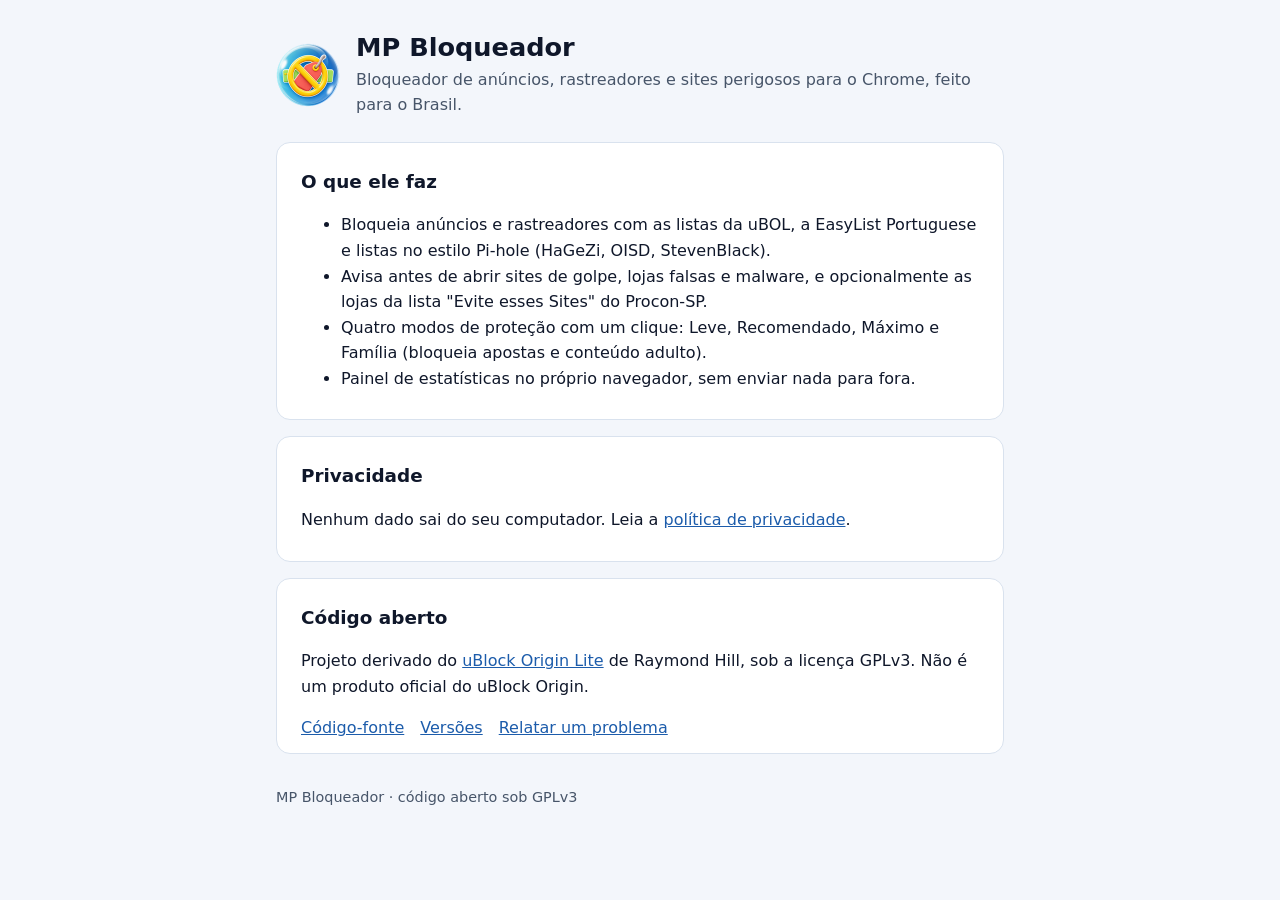
<file: index.html>
<!DOCTYPE html>
<html lang="pt-BR">
<head>
<meta charset="utf-8">
<meta name="viewport" content="width=device-width, initial-scale=1">
<title>MP Bloqueador</title>
<meta name="description" content="Bloqueador de anúncios, rastreadores e sites perigosos para o Chrome, feito para o Brasil. Código aberto (GPLv3).">
<link rel="icon" href="icon_128.png">
<link rel="stylesheet" href="style.css">
</head>
<body>
<main>
    <header class="brand">
        <img src="icon_128.png" alt="">
        <div>
            <h1>MP Bloqueador</h1>
            <p>Bloqueador de anúncios, rastreadores e sites perigosos para o Chrome, feito para o Brasil.</p>
        </div>
    </header>

    <section>
        <h2>O que ele faz</h2>
        <ul>
            <li>Bloqueia anúncios e rastreadores com as listas da uBOL, a EasyList Portuguese e listas no estilo Pi-hole (HaGeZi, OISD, StevenBlack).</li>
            <li>Avisa antes de abrir sites de golpe, lojas falsas e malware, e opcionalmente as lojas da lista "Evite esses Sites" do Procon-SP.</li>
            <li>Quatro modos de proteção com um clique: Leve, Recomendado, Máximo e Família (bloqueia apostas e conteúdo adulto).</li>
            <li>Painel de estatísticas no próprio navegador, sem enviar nada para fora.</li>
        </ul>
    </section>

    <section>
        <h2>Privacidade</h2>
        <p>Nenhum dado sai do seu computador. Leia a <a href="privacidade.html">política de privacidade</a>.</p>
    </section>

    <section>
        <h2>Código aberto</h2>
        <p>Projeto derivado do <a href="https://github.com/uBlockOrigin/uBOL-home">uBlock Origin Lite</a> de Raymond Hill, sob a licença GPLv3. Não é um produto oficial do uBlock Origin.</p>
        <nav class="links">
            <a href="https://github.com/vagenralexx/melhorpreco-bloqueador">Código-fonte</a>
            <a href="https://github.com/vagenralexx/melhorpreco-bloqueador/releases">Versões</a>
            <a href="https://github.com/vagenralexx/melhorpreco-bloqueador/issues">Relatar um problema</a>
        </nav>
    </section>

    <footer>MP Bloqueador · código aberto sob GPLv3</footer>
</main>
</body>
</html>
</file>
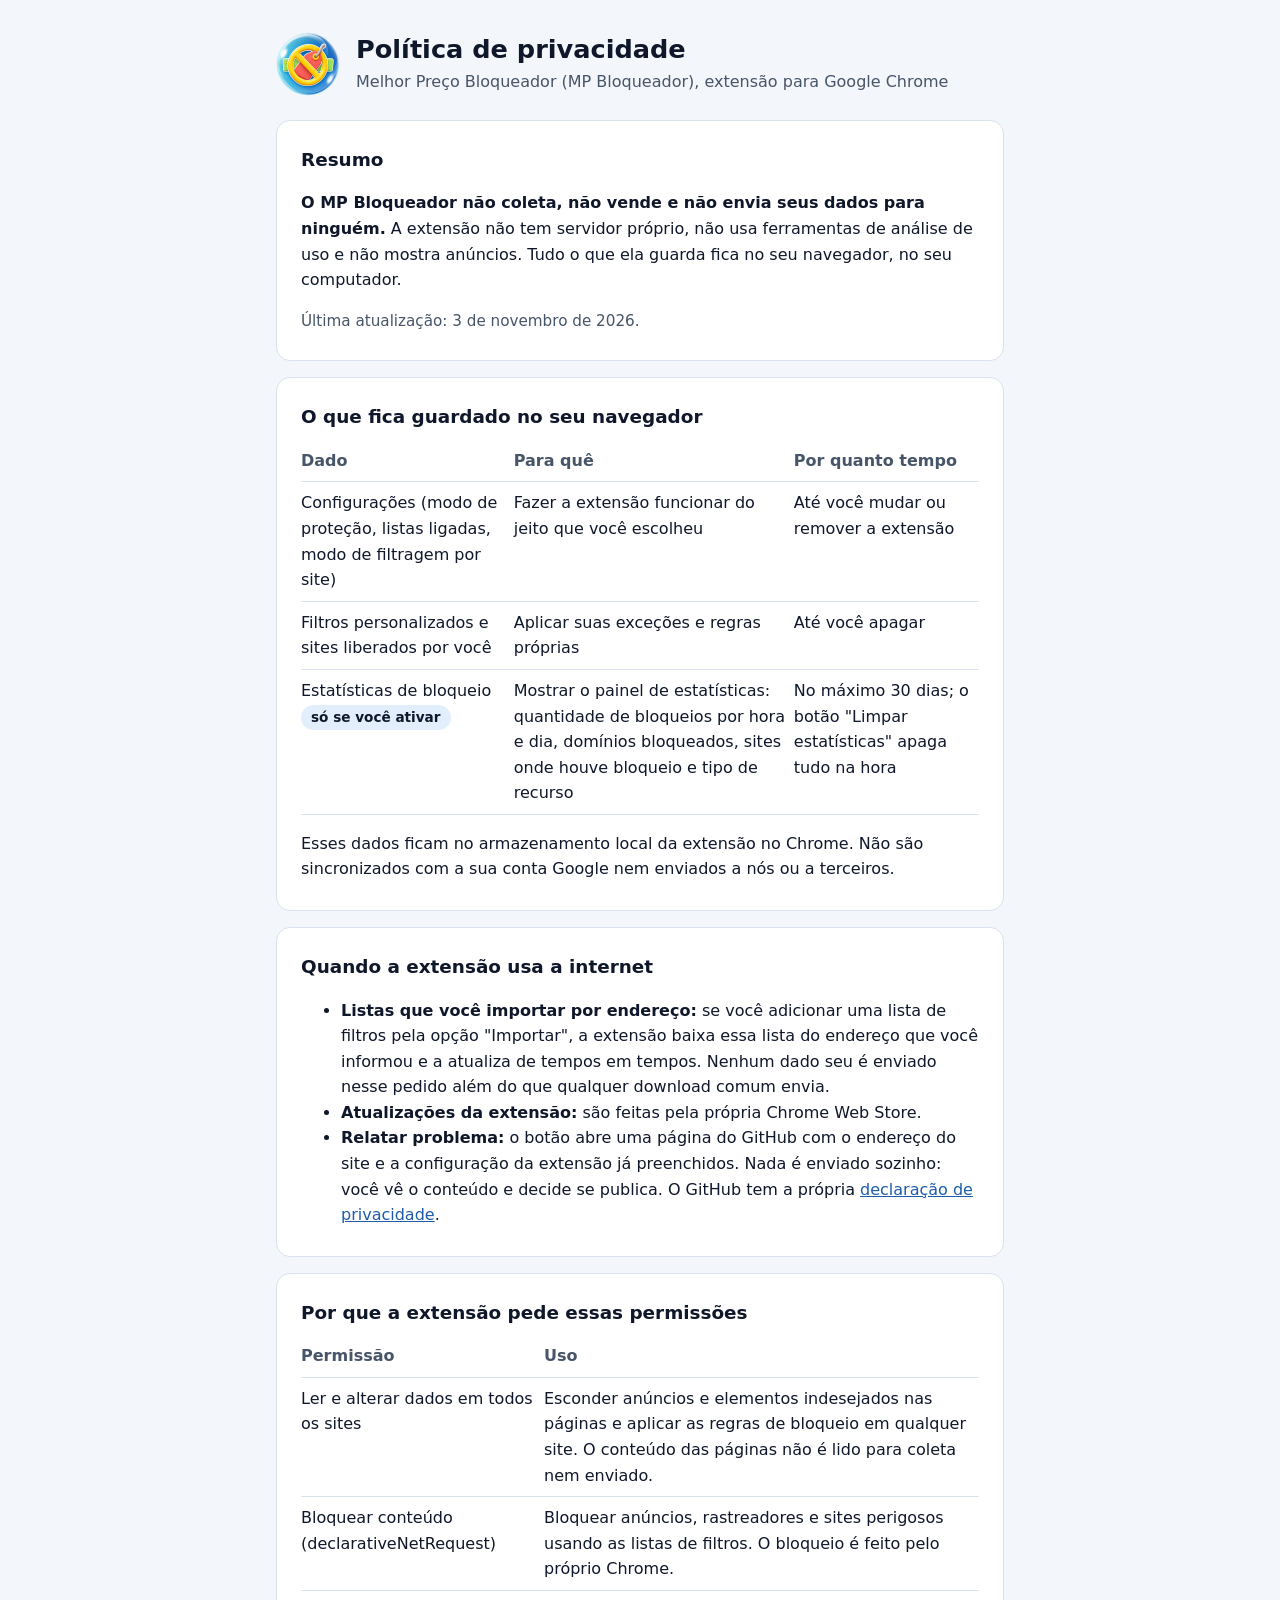
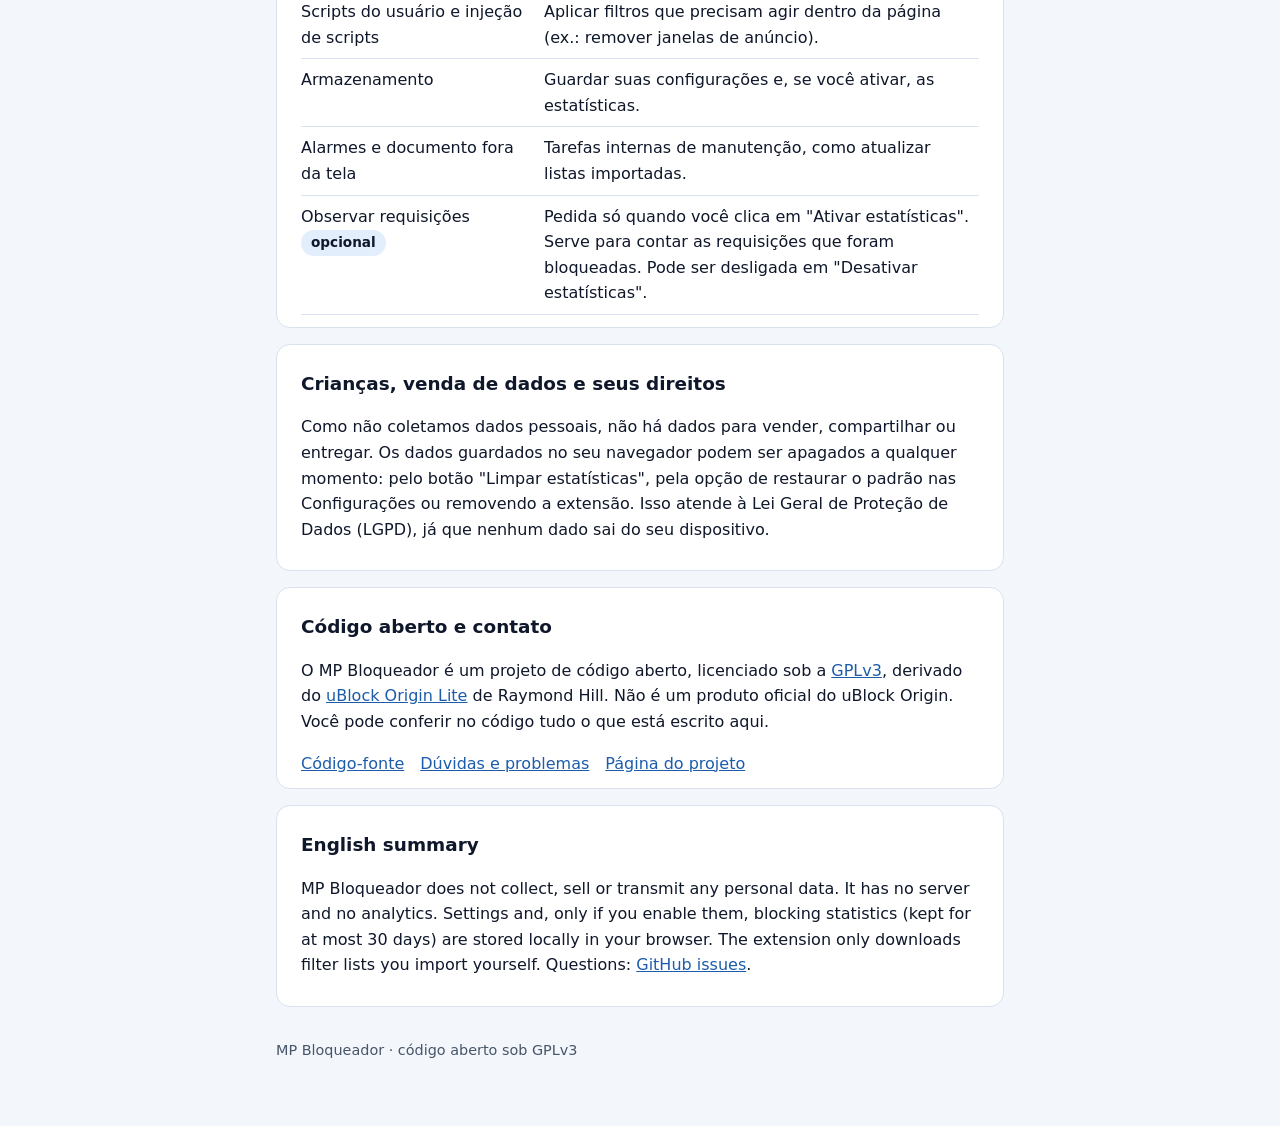
<file: privacidade.html>
<!DOCTYPE html>
<html lang="pt-BR">
<head>
<meta charset="utf-8">
<meta name="viewport" content="width=device-width, initial-scale=1">
<title>Política de privacidade – MP Bloqueador</title>
<meta name="description" content="Política de privacidade da extensão Melhor Preço Bloqueador para Google Chrome.">
<link rel="icon" href="icon_128.png">
<link rel="stylesheet" href="style.css">
</head>
<body>
<main>
    <header class="brand">
        <img src="icon_128.png" alt="">
        <div>
            <h1>Política de privacidade</h1>
            <p>Melhor Preço Bloqueador (MP Bloqueador), extensão para Google Chrome</p>
        </div>
    </header>

    <section>
        <h2>Resumo</h2>
        <p><strong>O MP Bloqueador não coleta, não vende e não envia seus dados para ninguém.</strong> A extensão não tem servidor próprio, não usa ferramentas de análise de uso e não mostra anúncios. Tudo o que ela guarda fica no seu navegador, no seu computador.</p>
        <p class="muted">Última atualização: 3 de novembro de 2026.</p>
    </section>

    <section>
        <h2>O que fica guardado no seu navegador</h2>
        <table>
            <tr><th>Dado</th><th>Para quê</th><th>Por quanto tempo</th></tr>
            <tr><td>Configurações (modo de proteção, listas ligadas, modo de filtragem por site)</td><td>Fazer a extensão funcionar do jeito que você escolheu</td><td>Até você mudar ou remover a extensão</td></tr>
            <tr><td>Filtros personalizados e sites liberados por você</td><td>Aplicar suas exceções e regras próprias</td><td>Até você apagar</td></tr>
            <tr><td>Estatísticas de bloqueio <span class="pill">só se você ativar</span></td><td>Mostrar o painel de estatísticas: quantidade de bloqueios por hora e dia, domínios bloqueados, sites onde houve bloqueio e tipo de recurso</td><td>No máximo 30 dias; o botão "Limpar estatísticas" apaga tudo na hora</td></tr>
        </table>
        <p>Esses dados ficam no armazenamento local da extensão no Chrome. Não são sincronizados com a sua conta Google nem enviados a nós ou a terceiros.</p>
    </section>

    <section>
        <h2>Quando a extensão usa a internet</h2>
        <ul>
            <li><strong>Listas que você importar por endereço:</strong> se você adicionar uma lista de filtros pela opção "Importar", a extensão baixa essa lista do endereço que você informou e a atualiza de tempos em tempos. Nenhum dado seu é enviado nesse pedido além do que qualquer download comum envia.</li>
            <li><strong>Atualizações da extensão:</strong> são feitas pela própria Chrome Web Store.</li>
            <li><strong>Relatar problema:</strong> o botão abre uma página do GitHub com o endereço do site e a configuração da extensão já preenchidos. Nada é enviado sozinho: você vê o conteúdo e decide se publica. O GitHub tem a própria <a href="https://docs.github.com/pt/site-policy/privacy-policies/github-general-privacy-statement">declaração de privacidade</a>.</li>
        </ul>
    </section>

    <section>
        <h2>Por que a extensão pede essas permissões</h2>
        <table>
            <tr><th>Permissão</th><th>Uso</th></tr>
            <tr><td>Ler e alterar dados em todos os sites</td><td>Esconder anúncios e elementos indesejados nas páginas e aplicar as regras de bloqueio em qualquer site. O conteúdo das páginas não é lido para coleta nem enviado.</td></tr>
            <tr><td>Bloquear conteúdo (declarativeNetRequest)</td><td>Bloquear anúncios, rastreadores e sites perigosos usando as listas de filtros. O bloqueio é feito pelo próprio Chrome.</td></tr>
            <tr><td>Scripts do usuário e injeção de scripts</td><td>Aplicar filtros que precisam agir dentro da página (ex.: remover janelas de anúncio).</td></tr>
            <tr><td>Armazenamento</td><td>Guardar suas configurações e, se você ativar, as estatísticas.</td></tr>
            <tr><td>Alarmes e documento fora da tela</td><td>Tarefas internas de manutenção, como atualizar listas importadas.</td></tr>
            <tr><td>Observar requisições <span class="pill">opcional</span></td><td>Pedida só quando você clica em "Ativar estatísticas". Serve para contar as requisições que foram bloqueadas. Pode ser desligada em "Desativar estatísticas".</td></tr>
        </table>
    </section>

    <section>
        <h2>Crianças, venda de dados e seus direitos</h2>
        <p>Como não coletamos dados pessoais, não há dados para vender, compartilhar ou entregar. Os dados guardados no seu navegador podem ser apagados a qualquer momento: pelo botão "Limpar estatísticas", pela opção de restaurar o padrão nas Configurações ou removendo a extensão. Isso atende à Lei Geral de Proteção de Dados (LGPD), já que nenhum dado sai do seu dispositivo.</p>
    </section>

    <section>
        <h2>Código aberto e contato</h2>
        <p>O MP Bloqueador é um projeto de código aberto, licenciado sob a <a href="https://www.gnu.org/licenses/gpl-3.0.html">GPLv3</a>, derivado do <a href="https://github.com/uBlockOrigin/uBOL-home">uBlock Origin Lite</a> de Raymond Hill. Não é um produto oficial do uBlock Origin. Você pode conferir no código tudo o que está escrito aqui.</p>
        <nav class="links">
            <a href="https://github.com/vagenralexx/melhorpreco-bloqueador">Código-fonte</a>
            <a href="https://github.com/vagenralexx/melhorpreco-bloqueador/issues">Dúvidas e problemas</a>
            <a href="index.html">Página do projeto</a>
        </nav>
    </section>

    <section lang="en">
        <h2>English summary</h2>
        <p>MP Bloqueador does not collect, sell or transmit any personal data. It has no server and no analytics. Settings and, only if you enable them, blocking statistics (kept for at most 30 days) are stored locally in your browser. The extension only downloads filter lists you import yourself. Questions: <a href="https://github.com/vagenralexx/melhorpreco-bloqueador/issues">GitHub issues</a>.</p>
    </section>

    <footer>MP Bloqueador · código aberto sob GPLv3</footer>
</main>
</body>
</html>
</file>
<file: style.css>
:root {
    --page: #f3f6fb;
    --card: #ffffff;
    --ink: #0f172a;
    --ink-2: #475569;
    --border: #d9e2ee;
    --accent: #1c5cab;
    --accent-soft: #e3eefc;
    color-scheme: light dark;
}
@media (prefers-color-scheme: dark) {
    :root {
        --page: #0b1220;
        --card: #111a2e;
        --ink: #e6edf7;
        --ink-2: #a9b6cc;
        --border: #22324f;
        --accent: #86b6ef;
        --accent-soft: #15284a;
    }
}
* { box-sizing: border-box; }
body {
    background: var(--page);
    color: var(--ink);
    font: 16px/1.6 system-ui, -apple-system, "Segoe UI", Inter, Roboto, sans-serif;
    margin: 0;
}
main {
    margin: 0 auto;
    max-width: 760px;
    padding: 32px 16px 64px;
}
header.brand {
    align-items: center;
    display: flex;
    gap: 16px;
    margin-bottom: 24px;
}
header.brand img { height: 64px; width: 64px; }
header.brand h1 { font-size: 1.6rem; line-height: 1.2; margin: 0; }
header.brand p { color: var(--ink-2); margin: 4px 0 0; }
section {
    background: var(--card);
    border: 1px solid var(--border);
    border-radius: 14px;
    margin: 16px 0;
    padding: 4px 24px 12px;
}
h2 { font-size: 1.15rem; margin: 20px 0 8px; }
p, li { color: var(--ink); }
.muted { color: var(--ink-2); font-size: 0.95rem; }
a { color: var(--accent); }
a:focus-visible { outline: 2px solid var(--accent); outline-offset: 2px; }
table { border-collapse: collapse; width: 100%; }
th, td { border-bottom: 1px solid var(--border); padding: 8px 8px 8px 0; text-align: left; vertical-align: top; }
th { color: var(--ink-2); font-weight: 600; }
.pill {
    background: var(--accent-soft);
    border-radius: 999px;
    display: inline-block;
    font-size: 0.85rem;
    font-weight: 600;
    padding: 2px 10px;
}
nav.links { display: flex; flex-wrap: wrap; gap: 8px 16px; margin: 8px 0 0; }
footer { color: var(--ink-2); font-size: 0.9rem; margin-top: 32px; }
</file>
